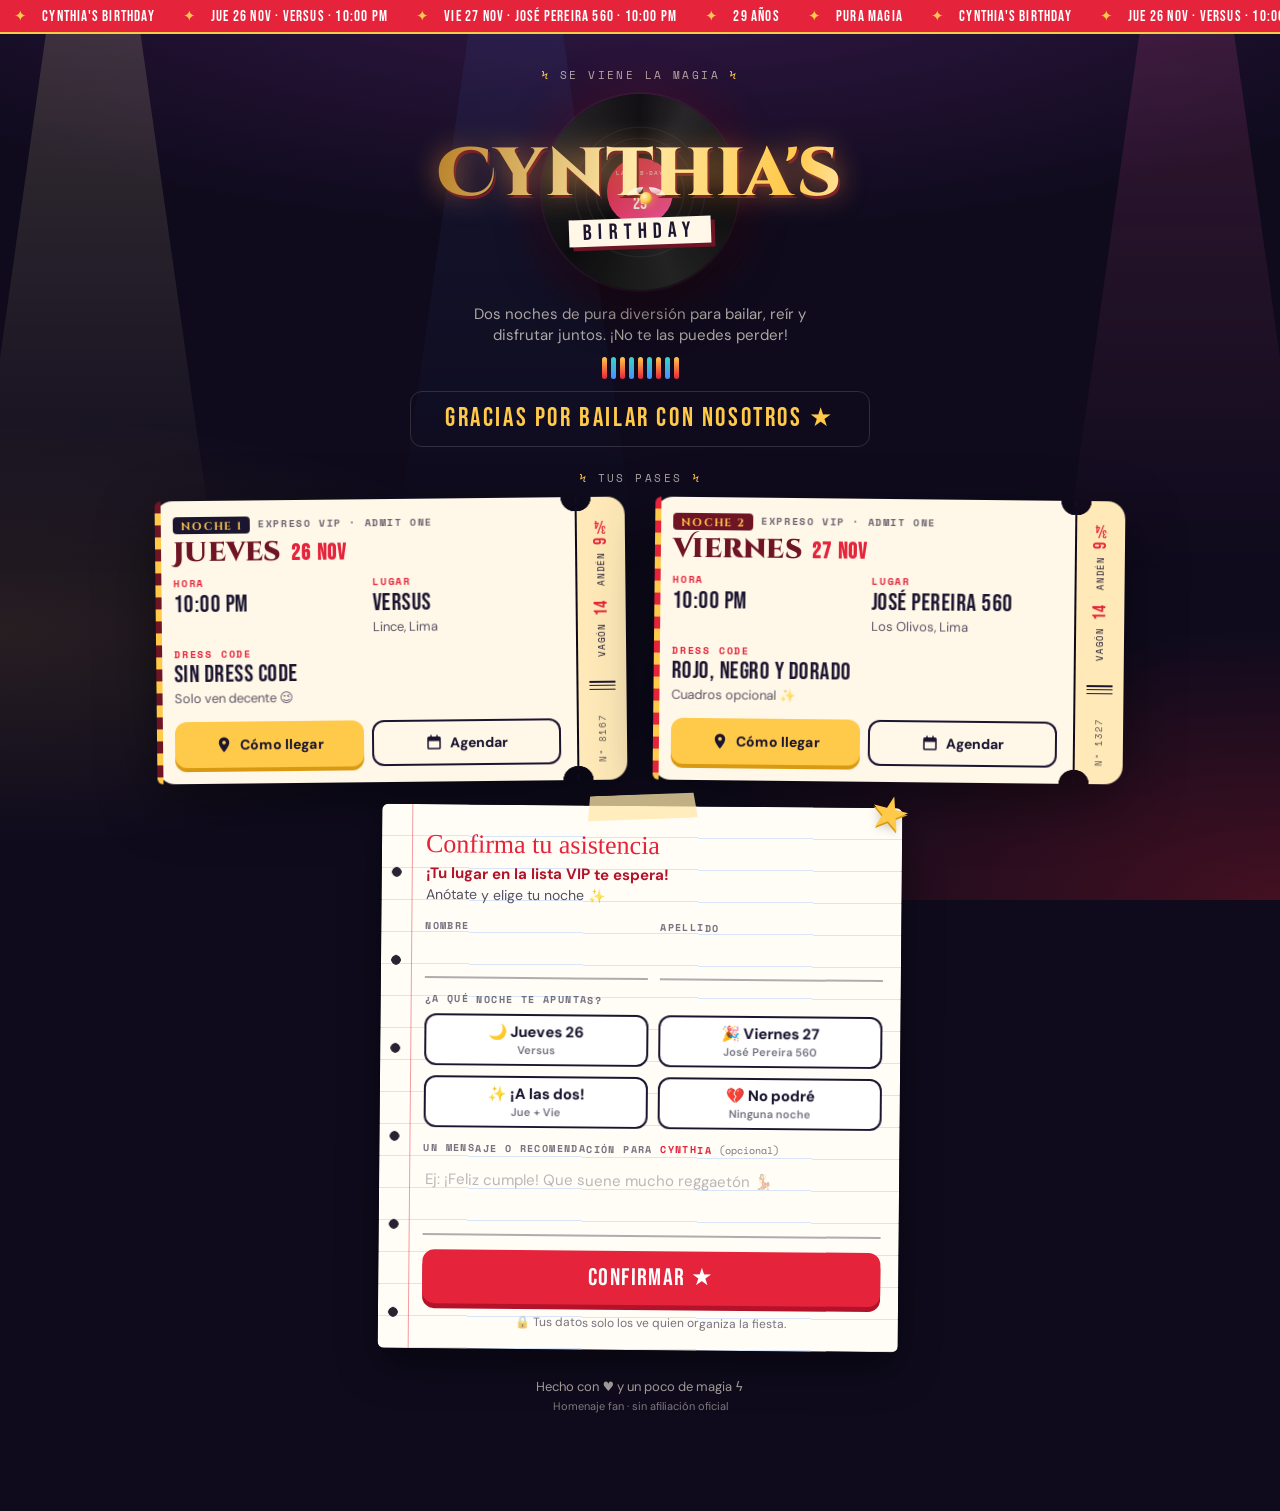
<file: index.html>
<!doctype html>
<html lang="es">
<head>
  <meta charset="utf-8">
  <meta name="viewport" content="width=device-width, initial-scale=1, viewport-fit=cover">
  <meta name="theme-color" content="#120c24">
  <title>Cynthia's Birthday</title>
  <meta name="description" content="Estás en la lista VIP del cumpleaños de Cynthia. Confirma tu asistencia aquí.">

  <!-- Vista previa al compartir por WhatsApp. Cambia og:url y og:image por URLs absolutas de tu sitio publicado. -->
  <meta property="og:type" content="website">
  <meta property="og:title" content="🎉 Cynthia's Birthday · Estás en la lista VIP">
  <meta property="og:description" content="Dos noches para bailar y celebrar. Toca para ver tus pases y confirmar.">
  <meta property="og:image" content="assets/og-image.png">
  <meta property="og:image:width" content="1200">
  <meta property="og:image:height" content="630">
  <meta name="twitter:card" content="summary_large_image">

  <link rel="icon" href="data:image/svg+xml,%3Csvg xmlns='http://www.w3.org/2000/svg' viewBox='0 0 100 100'%3E%3Ctext y='.9em' font-size='90'%3E%E2%AD%90%3C/text%3E%3C/svg%3E">
  <link rel="preconnect" href="https://fonts.googleapis.com">
  <link rel="preconnect" href="https://fonts.gstatic.com" crossorigin>
  <link href="https://fonts.googleapis.com/css2?family=Bebas+Neue&family=Cinzel+Decorative:wght@700;900&family=Cinzel:wght@600;700&family=Permanent+Marker&family=Space+Mono:wght@400;700&family=DM+Sans:opsz,wght@9..40,400;9..40,600;9..40,800&display=swap" rel="stylesheet">
  <link rel="stylesheet" href="styles.css?v=20261125d">
</head>
<body>
  <!-- Luces de escenario + estrellas de fondo -->
  <div class="stage" aria-hidden="true">
    <span class="beam beam--l"></span>
    <span class="beam beam--r"></span>
    <span class="beam beam--c"></span>
    <div class="stars" id="stars"></div>
  </div>

  <!-- Cinta con los datos de la fiesta -->
  <div class="ticker" aria-hidden="true">
    <div class="ticker__track" id="ticker"></div>
  </div>

  <main class="wrap">
    <!-- ============ HERO ============ -->
    <header class="hero" id="top">
      <p class="hero__kicker reveal">
        <span class="star-ico">ϟ</span> Se viene la magia <span class="star-ico">ϟ</span>
      </p>

      <p class="hero__greeting reveal" id="greeting" hidden></p>

      <div class="hero__stage reveal">
        <div class="vinyl" aria-hidden="true">
          <div class="vinyl__label">
            <span class="vinyl__side">LADO B-DAY</span>
            <span class="vinyl__age" id="vinylAge"></span>
          </div>
        </div>
        <span class="snitch" aria-hidden="true"><i></i></span>
        <div class="hero__title">
          <h1 class="hero__name" id="celebrantName">—</h1>
          <span class="hero__tour">Birthday</span>
        </div>
      </div>

      <p class="hero__lead reveal" id="heroLead">
        Dos noches de pura diversión para bailar, reír y disfrutar juntos. ¡No te las puedes perder!
      </p>

      <div class="eq reveal" aria-hidden="true">
        <i></i><i></i><i></i><i></i><i></i><i></i><i></i><i></i><i></i>
      </div>

      <div class="countdown reveal" id="countdown" role="timer" aria-label="Cuenta regresiva para la fiesta">
        <div class="cd"><b id="cdD">00</b><small>días</small></div>
        <div class="cd"><b id="cdH">00</b><small>hrs</small></div>
        <div class="cd"><b id="cdM">00</b><small>min</small></div>
        <div class="cd"><b id="cdS">00</b><small>seg</small></div>
        <div class="live" id="cdLive"></div>
      </div>
      <p class="cd-cap reveal" id="cdCap"></p>
    </header>

    <!-- ============ TICKETS (uno por noche, se generan desde config.js) ============ -->
    <section class="tickets" aria-label="Pases para cada noche">
      <p class="tickets__kicker reveal"><span class="star-ico">ϟ</span> <span id="ticketsKicker">Tus pases</span> <span class="star-ico">ϟ</span></p>
      <div class="tickets__grid" id="tickets"></div>
    </section>

    <template id="ticketTpl">
      <article class="ticket reveal">
        <div class="ticket__main">
          <div class="ticket__head">
            <span class="ticket__badge" data-f="label">Noche</span>
            <span class="ticket__kind">Expreso VIP · Admit one</span>
          </div>
          <h3 class="ticket__day"><b data-f="weekday"></b><span data-f="date"></span></h3>

          <dl class="ticket__grid">
            <div class="field">
              <dt>Hora</dt>
              <dd data-f="time"></dd>
            </div>
            <div class="field">
              <dt>Lugar</dt>
              <dd><span data-f="venue"></span><small data-f="address"></small></dd>
            </div>
            <div class="field field--wide field--dress">
              <dt>Dress code</dt>
              <dd><span data-f="dress"></span><small data-f="dressDetail"></small></dd>
            </div>
          </dl>

          <div class="ticket__actions">
            <a class="btn btn--gold" data-f="maps" href="#" target="_blank" rel="noopener">
              <svg viewBox="0 0 24 24" aria-hidden="true"><path d="M12 2a7 7 0 0 0-7 7c0 5.2 7 13 7 13s7-7.8 7-13a7 7 0 0 0-7-7Zm0 9.5A2.5 2.5 0 1 1 12 6.5a2.5 2.5 0 0 1 0 5Z"/></svg>
              Cómo llegar
            </a>
            <a class="btn btn--ghost" data-f="cal" href="#" target="_blank" rel="noopener">
              <svg viewBox="0 0 24 24" aria-hidden="true"><path d="M7 2v2H5a2 2 0 0 0-2 2v13a2 2 0 0 0 2 2h14a2 2 0 0 0 2-2V6a2 2 0 0 0-2-2h-2V2h-2v2H9V2H7Zm12 8v9H5v-9h14Z"/></svg>
              Agendar
            </a>
          </div>
        </div>

        <div class="ticket__stub" aria-hidden="true">
          <span class="stub__row">ANDÉN <b>9¾</b></span>
          <span class="stub__row">VAGÓN <b data-f="seat">01</b></span>
          <span class="barcode"></span>
          <span class="stub__no" data-f="no">Nº 0000</span>
        </div>
      </article>
    </template>

    <!-- ============ RSVP ============ -->
    <section class="signup reveal" id="rsvp" aria-labelledby="rsvpTitle">
      <span class="tape" aria-hidden="true"></span>
      <span class="gold-star" aria-hidden="true">★</span>

      <h2 class="signup__title" id="rsvpTitle">Confirma tu asistencia</h2>
      <p class="signup__sub"><b>¡Tu lugar en la lista VIP te espera!</b> <span class="signup__line">Anótate y elige tu noche ✨</span></p>

      <form id="rsvpForm" novalidate autocomplete="on">
        <div class="row2">
          <label class="line">
            <span>Nombre</span>
            <input name="firstName" id="firstName" type="text" maxlength="40" autocomplete="given-name" required enterkeyhint="next">
          </label>
          <label class="line">
            <span>Apellido</span>
            <input name="lastName" id="lastName" type="text" maxlength="40" autocomplete="family-name" required enterkeyhint="next">
          </label>
        </div>

        <fieldset class="choice" id="attendField">
          <legend id="attendLegend">¿A qué noche te apuntas?</legend>
          <!-- Las opciones se generan desde config.js: una por noche + "las dos" + "no podré" -->
        </fieldset>

        <label class="line line--note">
          <span>Un mensaje o recomendación para <b class="js-name">la cumpleañera</b> <em>(opcional)</em></span>
          <textarea name="comment" id="comment" rows="2" maxlength="300" placeholder="Ej: ¡Feliz cumple! Que suene mucho reggaetón 💃" enterkeyhint="done"></textarea>
        </label>

        <!-- Campo trampa anti-bots: los humanos no lo ven -->
        <div class="hp" aria-hidden="true">
          <label>No llenar <input name="website" type="text" tabindex="-1" autocomplete="off"></label>
        </div>

        <p class="form-msg" id="formMsg" role="alert" aria-live="assertive"></p>

        <button class="btn btn--red btn--block" id="submitBtn" type="submit">
          <span class="btn__txt">Confirmar ★</span>
          <span class="btn__spin" aria-hidden="true"></span>
        </button>

        <p class="privacy">🔒 Tus datos solo los ve quien organiza la fiesta.</p>
      </form>
    </section>

    <footer class="foot">
      <p>Hecho con ♥ y un poco de magia ϟ</p>
      <p class="foot__small">Homenaje fan · sin afiliación oficial</p>
    </footer>
  </main>

  <!-- CTA fija para móvil -->
  <a class="dock" id="dock" href="#rsvp">
    <span>Confirmar asistencia</span><span class="dock__arrow">↓</span>
  </a>

  <!-- ============ GRACIAS (pase backstage) ============ -->
  <div class="overlay" id="thanks" hidden>
    <div class="slushie" aria-hidden="true"></div>
    <div class="pass" role="dialog" aria-modal="true" aria-labelledby="passName">
      <span class="pass__hole" aria-hidden="true"></span>
      <div class="pass__band" id="passBand">ALL ACCESS</div>
      <p class="pass__eyebrow" id="passEyebrow">Backstage pass</p>
      <h2 class="pass__name" id="passName">—</h2>
      <p class="pass__msg" id="passMsg"></p>
      <p class="pass__note" id="passNote" hidden></p>
      <div class="pass__meta" id="passMeta"></div>
      <span class="seal" aria-hidden="true" id="passSeal">29</span>
      <div class="pass__actions">
        <button class="btn btn--ghost btn--sm" id="editBtn" type="button">Anotar a otra persona</button>
        <button class="btn btn--gold btn--sm" id="closeBtn" type="button">Listo</button>
      </div>
    </div>
  </div>

  <script src="config.js?v=20261125d"></script>
  <script src="app.js?v=20261125d" defer></script>
</body>
</html>
</file>
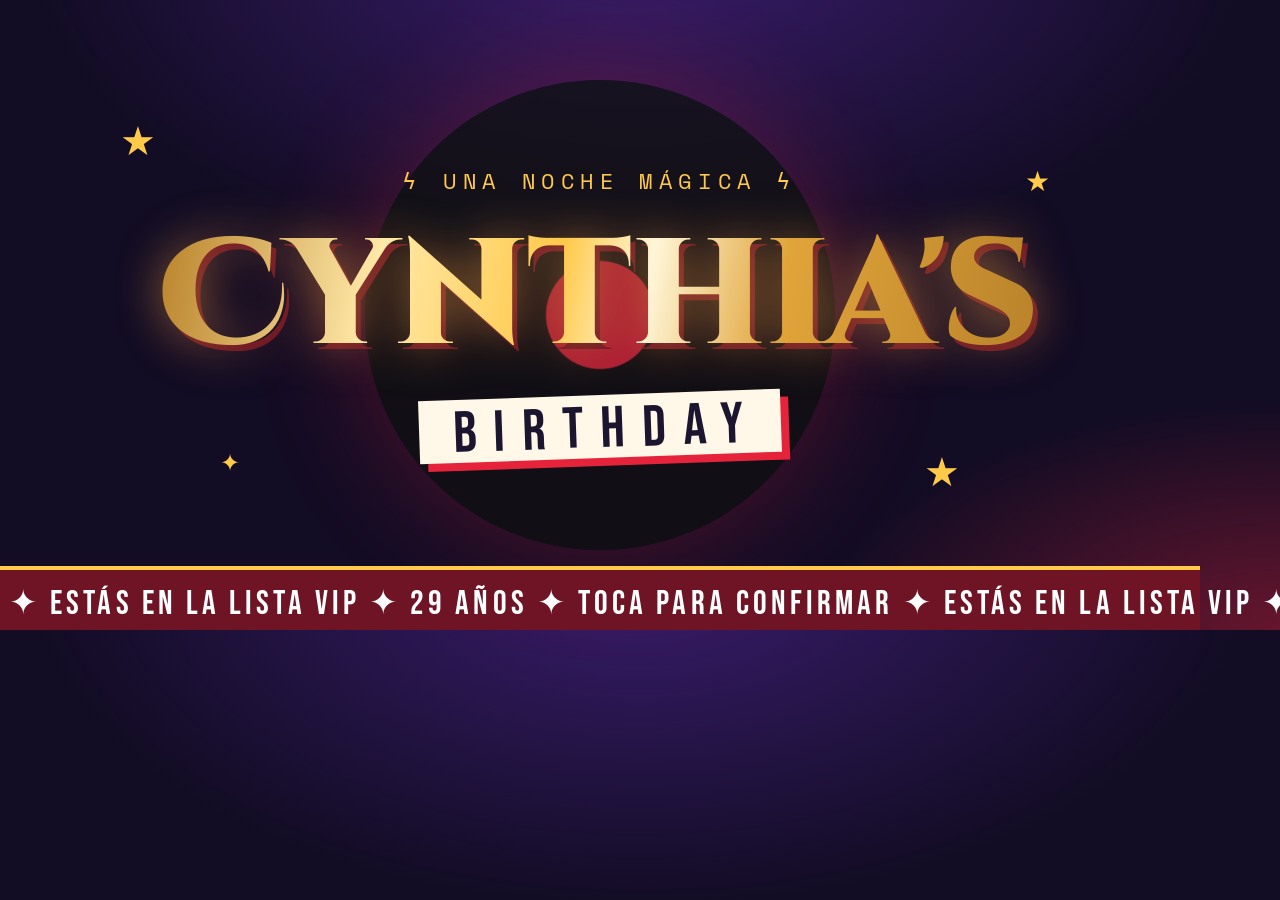
<file: tools/og-image.html>
<!doctype html>
<!-- Plantilla de la imagen que se ve al compartir el link por WhatsApp.
     Regenerar: node tools/make-og.js  (lee el nombre desde config.js) -->
<html lang="es"><head><meta charset="utf-8">
<link href="https://fonts.googleapis.com/css2?family=Bebas+Neue&family=Cinzel+Decorative:wght@900&family=Permanent+Marker&family=Space+Mono:wght@700&display=swap" rel="stylesheet">
<style>
  body{margin:0;width:1200px;height:630px;overflow:hidden;font-family:"Space Mono",monospace;color:#fff;
    background:radial-gradient(80% 90% at 50% -10%,#3a1d6e,transparent 60%),radial-gradient(60% 60% at 100% 100%,rgba(229,36,59,.4),transparent 60%),#120c24;
    display:grid;place-items:center;position:relative}
  .vinyl{position:absolute;width:470px;height:470px;border-radius:50%;opacity:.75;
    background:radial-gradient(circle,#e5243b 0 16%,#111 16.5% 100%);box-shadow:0 0 120px rgba(229,36,59,.4)}
  .wrap{position:relative;text-align:center;line-height:.85}
  .k{font-size:22px;letter-spacing:.3em;color:#ffc94a;margin-bottom:26px}
  .the{font-family:"Permanent Marker";color:#ffc94a;font-size:54px;transform:rotate(-6deg) translateX(-120px)}
  h1{margin:0;font-family:"Cinzel Decorative";font-weight:900;font-size:150px;line-height:1.1;background:linear-gradient(100deg,#b9822a,#ffe9a8 25%,#ffc94a 45%,#fff6d8 55%,#e0a43a 70%,#b9822a);-webkit-background-clip:text;-webkit-text-fill-color:transparent;filter:drop-shadow(0 0 24px rgba(255,201,74,.45)) drop-shadow(5px 6px 0 #6e1424)}
  .tour{display:inline-block;margin-top:14px;background:#fff7e8;color:#1b1530;font-family:"Bebas Neue";font-size:58px;letter-spacing:.3em;padding:10px 20px 4px 34px;transform:rotate(-2deg);box-shadow:8px 8px 0 #e5243b}
  .bar{position:absolute;left:0;right:0;bottom:0;background:#6e1424;border-top:4px solid #ffc94a;font-family:"Bebas Neue";font-size:34px;letter-spacing:.12em;padding:12px 0 6px;white-space:nowrap}
  .s{position:absolute;color:#ffc94a;font-size:40px}
</style></head><body>
<div class="vinyl"></div>
<span class="s" style="left:120px;top:110px">★</span><span class="s" style="right:150px;top:160px;font-size:28px">★</span><span class="s" style="left:220px;bottom:150px;font-size:24px">✦</span><span class="s" style="right:240px;bottom:130px">★</span>
<div class="wrap"><div class="k">ϟ UNA NOCHE MÁGICA ϟ</div><h1 id="n">Cynthia</h1><div class="tour">Birthday</div></div>
<div class="bar">&nbsp;✦ ESTÁS EN LA LISTA VIP ✦ 29 AÑOS ✦ TOCA PARA CONFIRMAR ✦ ESTÁS EN LA LISTA VIP ✦ 29 AÑOS ✦</div>
<script src="../config.js"></script>
<script>document.getElementById('n').textContent=(window.INVITE_CONFIG&&INVITE_CONFIG.celebrant.name+"'s")||'Cumple'</script>
</body></html>
</file>
<file: styles.css>
/* ==========================================================================
   The Birthday Tour — Glee × One Direction
   Mobile-first. Paleta: noche de concierto + rojo coro + estrella dorada.
   ========================================================================== */
:root {
  --night: #0f0b1d;
  --night-2: #1d1430;
  --wine: #6e1424;
  --parch: #f6e7c4;
  --ink: #1b1530;
  --cream: #fff7e8;
  --paper: #fffdf6;
  --red: #e5243b;
  --red-dk: #b3132a;
  --gold: #ffc94a;
  --gold-dk: #d89a12;
  --blue: #4f8dff;
  --pink: #ff5fa8;
  --teal: #35d6c4;
  --muted: rgba(255, 247, 232, .66);
  --line: rgba(255, 247, 232, .14);

  --f-magic: "Cinzel Decorative", "Cinzel", Georgia, serif;
  --f-serif: "Cinzel", Georgia, serif;
  --f-display: "Bebas Neue", "Arial Narrow", Impact, sans-serif;
  --f-hand: "Permanent Marker", "Comic Sans MS", cursive;
  --f-mono: "Space Mono", ui-monospace, monospace;
  --f-body: "DM Sans", system-ui, -apple-system, "Segoe UI", sans-serif;

  --r: 18px;
  --ease: cubic-bezier(.2, .8, .2, 1);
  --safe-b: env(safe-area-inset-bottom, 0px);
}

*, *::before, *::after { box-sizing: border-box; }
html { -webkit-text-size-adjust: 100%; scroll-behavior: smooth; }
body {
  margin: 0;
  min-height: 100dvh;
  font-family: var(--f-body);
  font-size: 16px;
  line-height: 1.45;
  color: var(--cream);
  background:
    radial-gradient(120% 60% at 50% -10%, #3b1a4f 0%, transparent 60%),
    radial-gradient(80% 50% at 100% 100%, rgba(110, 20, 36, .55) 0%, transparent 60%),
    radial-gradient(70% 40% at 0% 70%, rgba(255, 201, 74, .10) 0%, transparent 60%),
    var(--night);
  background-attachment: fixed;
  overflow-x: hidden;
  -webkit-tap-highlight-color: transparent;
}
img, svg { display: block; max-width: 100%; }
button, input { font: inherit; color: inherit; }
[hidden] { display: none !important; }
:focus-visible { outline: 3px solid var(--gold); outline-offset: 3px; border-radius: 6px; }

/* ---------- Escenario de fondo ---------- */
.stage { position: fixed; inset: 0; pointer-events: none; z-index: 0; overflow: hidden; }
.beam {
  position: absolute; top: -20vh; width: 46vw; max-width: 340px; height: 120vh;
  background: linear-gradient(to bottom, rgba(255, 233, 170, .22), transparent 70%);
  clip-path: polygon(45% 0, 55% 0, 100% 100%, 0 100%);
  filter: blur(6px);
  transform-origin: 50% 0;
  mix-blend-mode: screen;
}
.beam--l { left: -6vw; animation: sweep 9s ease-in-out infinite; }
.beam--r { right: -6vw; animation: sweep 11s ease-in-out infinite reverse;
  background: linear-gradient(to bottom, rgba(255, 95, 168, .2), transparent 70%); }
.beam--c { left: 50%; margin-left: -23vw; opacity: .5; animation: sweep 14s ease-in-out infinite;
  background: linear-gradient(to bottom, rgba(79, 141, 255, .22), transparent 70%); }
@keyframes sweep { 0%, 100% { transform: rotate(-16deg); } 50% { transform: rotate(16deg); } }

.stars span {
  position: absolute; color: var(--gold); opacity: 0;
  animation: twinkle var(--d, 5s) ease-in-out var(--delay, 0s) infinite;
  text-shadow: 0 0 8px rgba(255, 201, 74, .8);
}
@keyframes twinkle { 0%, 100% { opacity: 0; transform: scale(.6) rotate(0); } 50% { opacity: var(--o, .7); transform: scale(1) rotate(20deg); } }

/* ---------- Ticker ---------- */
.ticker {
  position: relative; z-index: 2;
  background: var(--red);
  color: #fff;
  border-bottom: 2px solid var(--gold);
  overflow: hidden; white-space: nowrap;
  font-family: var(--f-display); letter-spacing: .08em; font-size: 15px;
  padding: 6px 0 4px;
}
.ticker__track { display: inline-flex; gap: 0; animation: marquee 40s linear infinite; }
.ticker__track span { padding: 0 14px; }
.ticker__track span::before { content: "✦"; margin-right: 14px; color: var(--gold); }
@keyframes marquee { to { transform: translateX(-50%); } }

/* ---------- Layout ---------- */
.wrap {
  position: relative; z-index: 1;
  width: 100%; max-width: 460px;
  margin: 0 auto;
  padding: 14px 16px calc(96px + var(--safe-b));
  display: grid; grid-template-columns: minmax(0, 1fr); gap: 18px;
}

/* ---------- Hero ---------- */
.hero { text-align: center; display: grid; gap: 10px; padding-top: 6px; }
.hero__kicker {
  margin: 0; font-family: var(--f-mono); font-size: 11px; letter-spacing: .22em; text-transform: uppercase;
  color: var(--muted);
}
.hero__kicker .x { color: var(--red); font-weight: 700; }
.star-ico { color: var(--gold); }
.hero__greeting {
  margin: 0 auto; padding: 6px 14px; border-radius: 999px;
  background: rgba(255, 201, 74, .12); border: 1px dashed rgba(255, 201, 74, .55);
  color: var(--gold); font-weight: 600; font-size: 14px;
}

.hero__stage { position: relative; display: grid; place-items: center; min-height: 196px; }
.vinyl {
  position: absolute; width: 196px; aspect-ratio: 1; border-radius: 50%;
  background:
    radial-gradient(circle, transparent 0 31%, rgba(255,255,255,.06) 31.5% 32%, transparent 32.5% 38%, rgba(255,255,255,.05) 38.5% 39%, transparent 39.5% 46%, rgba(255,255,255,.05) 46.5% 47%, transparent 47.5%),
    conic-gradient(from 0deg, #111 0deg, #2a2a2a 30deg, #0c0c0c 90deg, #262626 160deg, #0d0d0d 230deg, #2b2b2b 300deg, #111 360deg);
  box-shadow: 0 0 0 2px rgba(255,255,255,.04), 0 20px 50px rgba(0,0,0,.55), 0 0 60px rgba(229, 36, 59, .25);
  animation: spin 7s linear infinite;
  opacity: .9;
}
.vinyl__label {
  position: absolute; inset: 33%; border-radius: 50%;
  background: radial-gradient(circle, var(--night) 0 7%, transparent 7.5%), linear-gradient(135deg, var(--red), var(--pink));
  display: grid; place-items: center; align-content: center; gap: 0;
  color: #fff; text-align: center;
}
.vinyl__side { font-family: var(--f-mono); font-size: 6px; letter-spacing: .12em; transform: translateY(-9px); }
.vinyl__age { font-family: var(--f-display); font-size: 18px; line-height: 1; transform: translateY(8px); }
@keyframes spin { to { transform: rotate(360deg); } }

/* Pelotita dorada con alas que revolotea */
.snitch { position: absolute; left: 50%; top: 50%; width: 12px; height: 12px; z-index: 2; animation: flit 9s ease-in-out infinite; }
.snitch i {
  position: absolute; inset: 0; border-radius: 50%;
  background: radial-gradient(circle at 35% 35%, #fff4c2, #ffc94a 50%, #a8741a);
  box-shadow: 0 0 10px rgba(255, 201, 74, .8);
}
.snitch::before, .snitch::after {
  content: ""; position: absolute; top: -5px; width: 16px; height: 9px;
  background: linear-gradient(180deg, rgba(255,255,255,.95), rgba(255,255,255,.35));
  border-radius: 100% 0 100% 0;
  animation: wing .18s ease-in-out infinite alternate;
}
.snitch::before { right: 9px; transform-origin: 100% 100%; }
.snitch::after { left: 9px; transform-origin: 0 100%; border-radius: 0 100% 0 100%; }
@keyframes wing { from { transform: rotate(18deg); } to { transform: rotate(-22deg); } }
@keyframes flit {
  0%   { transform: translate(-140px, -80px); }
  20%  { transform: translate(120px, -95px); }
  40%  { transform: translate(150px, 40px); }
  60%  { transform: translate(-30px, 95px); }
  80%  { transform: translate(-155px, 20px); }
  100% { transform: translate(-140px, -80px); }
}
.hero__title { position: relative; display: grid; justify-items: center; line-height: .85; }
.hero__pre {
  font-family: var(--f-hand); font-size: 22px; color: var(--gold);
  transform: rotate(-6deg) translate(-38px, 10px);
  text-shadow: 0 2px 0 rgba(0,0,0,.4);
}
.hero__name {
  margin: 0;
  font-family: var(--f-magic); font-weight: 900;
  font-size: clamp(40px, 12.5vw, 68px);
  line-height: 1.05;
  letter-spacing: .01em;
  color: var(--gold);
  background: linear-gradient(100deg, #b9822a 0%, #ffe9a8 22%, #ffc94a 40%, #fff6d8 50%, #e0a43a 62%, #ffe08a 80%, #b9822a 100%);
  background-size: 220% 100%;
  -webkit-background-clip: text; background-clip: text;
  -webkit-text-fill-color: transparent;
  filter: drop-shadow(0 0 14px rgba(255, 201, 74, .45)) drop-shadow(2px 3px 0 var(--wine));
  max-width: 100%; overflow-wrap: anywhere;
  animation: shimmer 6s ease-in-out infinite;
}
@keyframes shimmer { 0%, 100% { background-position: 100% 0; } 50% { background-position: 0 0; } }
@keyframes neon {
  0%, 100% { text-shadow: 0 0 1px #fff, 0 0 14px rgba(255,201,74,.65), 0 0 36px rgba(229,36,59,.6), 3px 3px 0 var(--red); }
  47% { text-shadow: 0 0 1px #fff, 0 0 14px rgba(255,201,74,.65), 0 0 36px rgba(229,36,59,.6), 3px 3px 0 var(--red); }
  48% { text-shadow: 0 0 1px #fff, 0 0 4px rgba(255,201,74,.3), 0 0 10px rgba(229,36,59,.2), 3px 3px 0 var(--red); }
  50% { text-shadow: 0 0 1px #fff, 0 0 14px rgba(255,201,74,.65), 0 0 36px rgba(229,36,59,.6), 3px 3px 0 var(--red); }
}
.hero__tour {
  margin-top: 8px;
  display: inline-block;
  padding: 5px 14px 3px;
  background: var(--cream); color: var(--ink);
  font-family: var(--f-display); font-size: 22px; letter-spacing: .28em;
  transform: rotate(-2deg);
  box-shadow: 4px 4px 0 var(--wine);
}
.hero__lead { margin: 4px auto 0; max-width: 34ch; color: var(--muted); font-size: 15px; }

/* Ecualizador */
.eq { display: flex; justify-content: center; align-items: flex-end; gap: 4px; height: 22px; }
.eq i {
  width: 5px; height: 100%; border-radius: 3px;
  background: linear-gradient(to top, var(--red), var(--gold));
  transform-origin: bottom; animation: bounce 1s ease-in-out infinite;
}
.eq i:nth-child(2n) { animation-duration: .8s; background: linear-gradient(to top, var(--blue), var(--teal)); }
.eq i:nth-child(3n) { animation-duration: 1.25s; }
.eq i:nth-child(1) { animation-delay: -.2s } .eq i:nth-child(4) { animation-delay: -.5s }
.eq i:nth-child(5) { animation-delay: -.1s } .eq i:nth-child(7) { animation-delay: -.7s }
.eq i:nth-child(8) { animation-delay: -.35s }
@keyframes bounce { 0%, 100% { transform: scaleY(.25); } 50% { transform: scaleY(1); } }

/* Cuenta regresiva estilo marcador */
.countdown { display: grid; grid-template-columns: repeat(4, 1fr); gap: 8px; margin-top: 2px; }
.cd {
  background: linear-gradient(180deg, #241a44, #160f2c);
  border: 1px solid var(--line);
  border-radius: 12px; padding: 7px 0 5px;
  box-shadow: inset 0 -12px 0 rgba(0,0,0,.18);
  position: relative;
}
.cd::after { content: ""; position: absolute; left: 0; right: 0; top: 50%; height: 1px; background: rgba(0,0,0,.45); }
.cd b {
  display: block; font-family: var(--f-display); font-weight: 400; font-size: 30px; line-height: 1;
  color: var(--gold); font-variant-numeric: tabular-nums;
}
.cd b.tick { animation: tick .35s var(--ease); }
@keyframes tick { from { transform: translateY(-4px); opacity: .4; } }
.cd small { font-family: var(--f-mono); font-size: 10px; letter-spacing: .14em; text-transform: uppercase; color: var(--muted); }
.countdown .live { display: none; }
.countdown.is-live { grid-template-columns: 1fr; }
.countdown.is-live .cd { display: none; }
.countdown.is-live .live { display: block; }
.countdown .live {
  font-family: var(--f-display); font-size: 26px; letter-spacing: .1em; color: var(--gold);
  padding: 8px; border: 1px solid var(--line); border-radius: 12px;
}

.cd-cap {
  margin: -2px 0 0; text-align: center;
  font-family: var(--f-mono); font-size: 10px; letter-spacing: .2em; text-transform: uppercase; color: var(--muted);
}
.cd-cap:empty { display: none; }

/* ---------- Tickets (uno por noche) ---------- */
.tickets { display: grid; gap: 12px; }
.tickets__kicker {
  margin: 0; text-align: center;
  font-family: var(--f-mono); font-size: 11px; letter-spacing: .22em; text-transform: uppercase; color: var(--muted);
}
.tickets__grid { display: grid; grid-template-columns: minmax(0, 1fr); gap: 20px; }

/* ---------- Ticket ---------- */
.ticket {
  --notch: 14px;
  display: grid; grid-template-columns: minmax(0, 1fr) 50px;
  color: var(--ink);
  filter: drop-shadow(0 18px 30px rgba(0,0,0,.45));
  transform: rotate(-.6deg);
}
.ticket__main, .ticket__stub {
  background:
    radial-gradient(circle at 100% 0, transparent var(--notch), var(--cream) calc(var(--notch) + .5px)) top right / 51% 51% no-repeat,
    radial-gradient(circle at 100% 100%, transparent var(--notch), var(--cream) calc(var(--notch) + .5px)) bottom right / 51% 51% no-repeat,
    linear-gradient(var(--cream), var(--cream)) left / 50% 100% no-repeat;
}
.ticket__main { border-radius: var(--r) 0 0 var(--r); padding: 16px 16px 16px 18px; position: relative; }
.ticket__main::before { /* banda lateral */
  content: ""; position: absolute; left: 0; top: 0; bottom: 0; width: 6px;
  background: repeating-linear-gradient(180deg, var(--red) 0 12px, var(--gold) 12px 24px);
  border-radius: var(--r) 0 0 var(--r);
}
.ticket__stub {
  background:
    radial-gradient(circle at 0 0, transparent var(--notch), #ffe9b8 calc(var(--notch) + .5px)) top left / 51% 51% no-repeat,
    radial-gradient(circle at 0 100%, transparent var(--notch), #ffe9b8 calc(var(--notch) + .5px)) bottom left / 51% 51% no-repeat,
    linear-gradient(#ffe9b8, #ffe9b8) right / 50% 100% no-repeat;
  border-radius: 0 var(--r) var(--r) 0;
  border-left: 2px dashed rgba(27, 21, 48, .35);
  display: flex; flex-direction: column; align-items: center; justify-content: space-between;
  padding: 18px 0; gap: 14px;
  font-family: var(--f-mono); font-size: 9px; letter-spacing: .1em;
}
.stub__row { writing-mode: vertical-rl; transform: rotate(180deg); }
.stub__row b { font-family: var(--f-display); font-size: 18px; font-weight: 400; color: var(--red); }
.barcode {
  width: 26px; flex: 1; margin: 10px 0; max-height: 120px;
  background: repeating-linear-gradient(180deg, var(--ink) 0 2px, transparent 2px 4px, var(--ink) 4px 5px, transparent 5px 8px, var(--ink) 8px 11px, transparent 11px 12px);
}
.stub__no { writing-mode: vertical-rl; transform: rotate(180deg); opacity: .7; }

.ticket__head { display: flex; align-items: center; gap: 8px; margin-bottom: 6px; min-width: 0; }
.ticket__kind {
  margin: 0; font-family: var(--f-mono); font-size: 10px; font-weight: 700; min-width: 0;
  white-space: nowrap; overflow: hidden; text-overflow: ellipsis;
  letter-spacing: .16em; text-transform: uppercase; color: rgba(27,21,48,.65);
}
.ticket__badge {
  flex: none; text-transform: uppercase;
  font-family: var(--f-serif); font-weight: 700; font-size: 11px; letter-spacing: .12em; line-height: 1;
  padding: 4px 8px 2px; border-radius: 4px;
  background: var(--wine); color: var(--gold);
}
.ticket__day {
  margin: 0 0 10px; display: flex; align-items: baseline; flex-wrap: wrap; gap: 2px 10px; line-height: 1;
}
.ticket__day b { font-family: var(--f-magic); font-weight: 900; font-size: 27px; color: var(--wine); letter-spacing: .01em; }
.ticket__day span { font-family: var(--f-display); font-size: 22px; letter-spacing: .06em; color: var(--red); }
.field dd.is-tbd { font-size: 20px; color: rgba(27,21,48,.55); padding-top: 2px; }
.ticket__grid { margin: 0; display: grid; grid-template-columns: 1fr 1fr; gap: 10px 12px; }
.field { margin: 0; }
.field--wide { grid-column: 1 / -1; }
.field dt {
  font-family: var(--f-mono); font-size: 10px; letter-spacing: .18em; text-transform: uppercase;
  color: var(--red); font-weight: 700;
}
.field dd { margin: 1px 0 0; font-family: var(--f-display); font-size: 24px; line-height: 1.02; letter-spacing: .02em; }
.field dd small {
  display: block; margin-top: 3px;
  font-family: var(--f-body); font-size: 13px; letter-spacing: 0; line-height: 1.35;
  color: rgba(27,21,48,.72);
}
.field--dress dd { position: relative; }
/* Segunda noche: inclinación opuesta y banda distinta para diferenciarlas */
.ticket:nth-child(2n) { transform: rotate(.6deg); }
.ticket:nth-child(2n+1) .ticket__main::before { background: repeating-linear-gradient(180deg, var(--wine) 0 12px, var(--gold) 12px 24px); }
.ticket:nth-child(2n+1) .ticket__badge { background: var(--ink); }
.ticket__actions { display: grid; grid-template-columns: minmax(0, 1fr) minmax(0, 1fr); gap: 8px; margin-top: 14px; }
.ticket__actions .btn { padding: 0 8px; font-size: 14px; min-width: 0; }
@media (max-width: 350px) { .ticket__actions .btn { font-size: 13px; gap: 5px; } .ticket__actions .btn svg { width: 15px; height: 15px; } }

/* ---------- Botones ---------- */
.btn {
  appearance: none; border: 0; cursor: pointer; text-decoration: none;
  display: inline-flex; align-items: center; justify-content: center; gap: 7px;
  min-height: 46px; padding: 0 14px; border-radius: 12px;
  font-weight: 800; font-size: 15px; letter-spacing: .01em; white-space: nowrap;
  transition: transform .15s var(--ease), box-shadow .15s var(--ease), background .2s;
  -webkit-user-select: none; user-select: none;
}
.btn svg { width: 18px; height: 18px; fill: currentColor; flex: none; }
.btn:active { transform: translateY(2px) scale(.98); }
.btn--gold { background: var(--gold); color: var(--ink); box-shadow: 0 4px 0 var(--gold-dk); }
.btn--gold:active { box-shadow: 0 2px 0 var(--gold-dk); }
.btn--ghost { background: transparent; color: var(--ink); box-shadow: inset 0 0 0 2px var(--ink); }
.btn--red { background: var(--red); color: #fff; box-shadow: 0 5px 0 var(--red-dk); font-family: var(--f-display); font-weight: 400; font-size: 24px; letter-spacing: .06em; }
.btn--red:active { box-shadow: 0 2px 0 var(--red-dk); }
.btn--block { width: 100%; min-height: 54px; }
.btn--sm { min-height: 44px; font-size: 14px; padding: 0 10px; }
.btn[disabled] { opacity: .75; pointer-events: none; }
.btn__spin { display: none; width: 20px; height: 20px; border: 3px solid rgba(255,255,255,.35); border-top-color: #fff; border-radius: 50%; animation: spin .7s linear infinite; }
.btn.is-loading .btn__spin { display: inline-block; }
.btn.is-loading .btn__txt { opacity: .8; }

/* ---------- Sign-up sheet (formulario) ---------- */
.signup {
  position: relative;
  color: var(--ink);
  background:
    linear-gradient(90deg, transparent 30px, rgba(229, 36, 59, .45) 30px 31.5px, transparent 31.5px),
    repeating-linear-gradient(180deg, var(--paper) 0 31px, rgba(79, 141, 255, .22) 31px 32px);
  background-color: var(--paper);
  border-radius: 6px;
  padding: 26px 18px 18px 44px;
  box-shadow: 0 18px 40px rgba(0,0,0,.45), 0 1px 0 rgba(0,0,0,.05);
  transform: rotate(.5deg);
  scroll-margin-top: 16px;
}
.signup::before { /* agujeros de carpeta */
  content: ""; position: absolute; left: 10px; top: 24px; bottom: 24px; width: 10px;
  background: radial-gradient(circle, var(--night) 0 4.5px, transparent 5px) 0 0 / 10px 88px repeat-y;
  opacity: .9;
}
.tape {
  position: absolute; top: -12px; left: 50%; width: 110px; height: 26px; margin-left: -55px;
  background: rgba(255, 233, 170, .75);
  transform: rotate(-3deg);
  box-shadow: 0 2px 4px rgba(0,0,0,.15);
  clip-path: polygon(3% 0, 97% 4%, 100% 100%, 0 96%);
}
.gold-star {
  position: absolute; right: -8px; top: -18px;
  font-size: 46px; line-height: 1; color: var(--gold);
  text-shadow: 0 2px 0 var(--gold-dk), 0 4px 8px rgba(0,0,0,.2);
  transform: rotate(14deg);
  animation: wiggle 3.5s ease-in-out infinite;
}
@keyframes wiggle { 0%, 100% { transform: rotate(14deg) scale(1); } 50% { transform: rotate(-4deg) scale(1.08); } }
.signup__title {
  margin: 0;
  font-family: var(--f-hand); font-weight: 400; font-size: clamp(15px, 5.2vw, 26px); line-height: 1.1;
  white-space: nowrap;
  color: var(--red);
}
.signup__sub { margin: 4px 0 14px; font-size: 14px; color: rgba(27,21,48,.75); padding-right: 40px; }
.signup__sub b { display: block; color: var(--red-dk); font-size: 15px; }
.signup__line { white-space: nowrap; }

#rsvpForm { display: grid; gap: 14px; }
.row2 { display: grid; grid-template-columns: 1fr 1fr; gap: 12px; }
.line { display: grid; gap: 2px; }
.line > span {
  font-family: var(--f-mono); font-size: 10px; font-weight: 700; letter-spacing: .14em; text-transform: uppercase;
  color: rgba(27,21,48,.6);
}
.line em { font-style: normal; text-transform: none; letter-spacing: 0; font-weight: 400; }
.line input {
  width: 100%; min-width: 0;
  border: 0; border-bottom: 2px solid rgba(27,21,48,.35);
  background: transparent; border-radius: 0;
  padding: 6px 2px;
  font-family: var(--f-hand); font-size: 20px; color: #1f3a93;
  transition: border-color .2s;
}
.line input::placeholder { color: rgba(27,21,48,.3); font-family: var(--f-body); font-size: 15px; }
.line input:focus { outline: none; border-bottom-color: var(--red); }
.line.is-invalid input { border-bottom-color: var(--red); background: rgba(229,36,59,.06); }

.choice { border: 0; margin: 0; padding: 0; display: grid; grid-template-columns: 1fr 1fr; gap: 10px; }
.choice legend {
  padding: 0; margin-bottom: 6px; grid-column: 1 / -1;
  font-family: var(--f-mono); font-size: 10px; font-weight: 700; letter-spacing: .14em; text-transform: uppercase;
  color: rgba(27,21,48,.6);
}
.pill { position: relative; cursor: pointer; }
.pill input { position: absolute; opacity: 0; inset: 0; margin: 0; cursor: pointer; }
.pill span {
  display: grid; place-items: center; align-content: center; gap: 1px; min-height: 50px; padding: 6px 8px;
  border-radius: 12px; border: 2px solid var(--ink);
  font-weight: 800; font-size: 15px; text-align: center;
  background: #fff;
  transition: transform .18s var(--ease), background .2s, color .2s, box-shadow .2s;
}
.pill small { display: block; font-weight: 600; font-size: 11px; line-height: 1.2; opacity: .62; }
.pill input:focus-visible + span { outline: 3px solid var(--gold); outline-offset: 2px; }
.pill--yes input:checked + span { background: var(--ink); color: var(--gold); box-shadow: 3px 3px 0 var(--red); transform: rotate(-1.5deg); }
@media (max-width: 360px) { .choice { gap: 8px; } .pill span { font-size: 13.5px; padding: 6px 4px; white-space: nowrap; } .pill small { font-size: 10.5px; } }
.pill--both input:checked + span { background: linear-gradient(135deg, var(--wine), var(--ink)); color: var(--gold); box-shadow: 3px 3px 0 var(--gold-dk); transform: rotate(1deg); }
.pill--no input:checked + span { background: #ece6ff; color: var(--ink); box-shadow: 3px 3px 0 var(--blue); transform: rotate(1.5deg); }
.choice.is-invalid .pill span { border-color: var(--red); }

.line > span b { font-weight: 700; color: var(--red); }
.line textarea {
  width: 100%; min-width: 0; resize: none;
  border: 0; border-bottom: 2px solid rgba(27,21,48,.35);
  background: transparent; border-radius: 0;
  padding: 6px 2px; line-height: 32px;
  font-family: var(--f-hand); font-size: 19px; color: #1f3a93;
  transition: border-color .2s;
}
.line textarea::placeholder { color: rgba(27,21,48,.3); font-family: var(--f-body); font-size: 15px; }
.line textarea:focus { outline: none; border-bottom-color: var(--red); }

.hp { position: absolute !important; left: -9999px; width: 1px; height: 1px; overflow: hidden; }

.form-msg { margin: 0; min-height: 0; font-size: 14px; font-weight: 600; color: var(--red); }
.form-msg:empty { display: none; }
.form-msg.is-info { color: var(--ink); background: rgba(53, 214, 196, .16); border-left: 4px solid var(--teal); padding: 8px 10px; border-radius: 6px; }
.privacy { margin: -4px 0 0; text-align: center; font-size: 12px; color: rgba(27,21,48,.6); }

/* ---------- Footer ---------- */
.foot { text-align: center; color: var(--muted); font-size: 13px; padding-top: 4px; }
.foot p { margin: 0; }
.foot__small { font-size: 11px; opacity: .7; margin-top: 2px !important; }

/* ---------- CTA fija ---------- */
.dock {
  position: fixed; z-index: 5; left: 50%; bottom: calc(14px + var(--safe-b));
  width: calc(100% - 32px); max-width: 428px;
  transform: translateX(-50%);
  display: flex; align-items: center; justify-content: center; gap: 10px;
  min-height: 54px; border-radius: 999px;
  background: var(--red); color: #fff; text-decoration: none;
  font-family: var(--f-display); font-size: 22px; letter-spacing: .08em;
  box-shadow: 0 10px 30px rgba(229, 36, 59, .45), inset 0 0 0 2px rgba(255, 201, 74, .6);
  transition: transform .35s var(--ease), opacity .35s;
}
.dock__arrow { display: inline-block; animation: nudge 1.4s ease-in-out infinite; }
@keyframes nudge { 50% { transform: translateY(3px); } }
.dock.is-hidden { opacity: 0; transform: translate(-50%, 140%); pointer-events: none; }

/* ---------- Overlay de gracias ---------- */
.overlay {
  position: fixed; inset: 0; z-index: 20;
  display: grid; place-items: center;
  padding: 20px 16px calc(20px + var(--safe-b));
  background: rgba(12, 8, 26, .82);
  backdrop-filter: blur(6px); -webkit-backdrop-filter: blur(6px);
  animation: fade .3s ease;
  overflow-y: auto;
}
@keyframes fade { from { opacity: 0; } }
.slushie {
  position: absolute; inset: 0; pointer-events: none;
  background:
    radial-gradient(circle at 30% 20%, var(--c1, #ff5fa8) 0 18%, transparent 18.5%),
    radial-gradient(circle at 70% 35%, var(--c1, #ff5fa8) 0 12%, transparent 12.5%),
    radial-gradient(circle at 45% 60%, var(--c1, #ff5fa8) 0 26%, transparent 26.5%),
    radial-gradient(circle at 80% 75%, var(--c1, #ff5fa8) 0 9%, transparent 9.5%),
    radial-gradient(circle at 15% 80%, var(--c1, #ff5fa8) 0 11%, transparent 11.5%);
  opacity: 0;
  animation: splash 1.1s var(--ease) forwards;
}
@keyframes splash {
  0% { opacity: .95; transform: scale(.2); filter: blur(0); }
  45% { opacity: .85; transform: scale(1.15); }
  100% { opacity: 0; transform: scale(1.4); filter: blur(14px); }
}
.pass {
  position: relative; width: 100%; max-width: 340px;
  background: linear-gradient(160deg, #fff 0%, var(--cream) 100%);
  color: var(--ink);
  border-radius: 22px; padding: 30px 20px 18px;
  text-align: center;
  box-shadow: 0 30px 60px rgba(0,0,0,.55), 0 0 0 6px rgba(255, 201, 74, .25);
  animation: drop .8s var(--ease) .25s both;
  transform-origin: 50% -60px;
}
.pass::before { /* cordón */
  content: ""; position: absolute; left: 50%; bottom: 100%; width: 22px; height: 60vh; margin-left: -11px;
  background: repeating-linear-gradient(180deg, var(--red) 0 10px, var(--gold) 10px 14px);
  border-radius: 4px;
}
@keyframes drop {
  0% { transform: translateY(-70vh) rotate(-8deg); }
  70% { transform: translateY(0) rotate(3deg); }
  85% { transform: rotate(-1.5deg); }
  100% { transform: rotate(0); }
}
.pass__hole {
  position: absolute; top: 10px; left: 50%; width: 54px; height: 10px; margin-left: -27px;
  border-radius: 6px; background: var(--night);
}
.pass__band {
  margin: 4px -20px 12px;
  padding: 7px 0 5px;
  background: var(--ink); color: var(--gold);
  font-family: var(--f-display); font-size: 22px; letter-spacing: .3em;
}
.pass.is-no .pass__band { background: #ece6ff; color: var(--ink); }
.pass__eyebrow { margin: 0; font-family: var(--f-mono); font-size: 10px; letter-spacing: .22em; text-transform: uppercase; color: var(--red); font-weight: 700; }
.pass__name {
  margin: 4px 0 6px; font-family: var(--f-display); font-weight: 400; font-size: 44px; line-height: .95;
  overflow-wrap: anywhere;
}
.pass__msg { margin: 0 0 10px; font-size: 15px; color: rgba(27,21,48,.85); }
.pass__note {
  margin: 0 auto 12px; display: inline-block; max-width: 100%;
  padding: 6px 12px; border-radius: 999px;
  background: rgba(229,36,59,.08); color: var(--red-dk);
  font-weight: 600; font-size: 13px;
}
.pass__meta {
  display: flex; justify-content: center; gap: 14px; flex-wrap: wrap;
  padding: 10px 0 12px; margin-bottom: 12px;
  border-top: 2px dashed rgba(27,21,48,.2); border-bottom: 2px dashed rgba(27,21,48,.2);
  font-family: var(--f-mono); font-size: 11px; letter-spacing: .06em; text-transform: uppercase;
}
.pass__meta b { display: block; font-family: var(--f-display); font-weight: 400; font-size: 20px; letter-spacing: .04em; text-transform: none; }
.pass__actions { display: grid; grid-template-columns: 1fr 1fr; gap: 8px; }

/* Sello de lacre en el pase */
.seal {
  position: absolute; right: -10px; top: 74px;
  width: 54px; height: 54px; display: grid; place-items: center;
  border-radius: 46% 54% 50% 50% / 52% 48% 52% 48%;
  background: radial-gradient(circle at 35% 30%, #c8324a, #8e1428 60%, #5e0a19);
  color: #ffd98a; font-family: var(--f-magic); font-weight: 900; font-size: 19px;
  box-shadow: 0 4px 10px rgba(0,0,0,.35), inset 0 0 0 4px rgba(0,0,0,.12), inset 0 0 0 7px rgba(255,255,255,.07);
  transform: rotate(-14deg);
}
.pass.is-no .seal { filter: grayscale(.5); }

/* ---------- Revelado al hacer scroll ---------- */
.reveal { opacity: 0; transform: translateY(14px); transition: opacity .7s var(--ease), transform .7s var(--ease); }
.reveal.is-in { opacity: 1; transform: none; }
.ticket.reveal.is-in { transform: rotate(-.6deg); }
.ticket:nth-child(2n).reveal.is-in { transform: rotate(.6deg); }
.signup.reveal.is-in { transform: rotate(.5deg); }

/* ---------- Pantallas más grandes ---------- */
@media (min-width: 720px) {
  .wrap { padding-top: 28px; gap: 24px; }
  .dock { display: none; }
}
/* Computadora/tablet horizontal: los tickets lado a lado (jueves izq., viernes der.) */
@media (min-width: 760px) {
  .wrap { max-width: 1000px; }
  .wrap > .hero, .wrap > .foot { width: 100%; max-width: 460px; justify-self: center; }
  .wrap > .signup { width: 100%; max-width: 520px; justify-self: center; }
  .tickets__grid { grid-template-columns: repeat(2, minmax(0, 1fr)); gap: 28px; align-items: stretch; }
  .tickets__grid .ticket:only-child { grid-column: 1 / -1; width: 100%; max-width: 460px; justify-self: center; }
  .ticket__main { display: flex; flex-direction: column; }
  .ticket__actions { margin-top: auto; padding-top: 14px; }
}

/* ---------- Movimiento reducido ---------- */
@media (prefers-reduced-motion: reduce) {
  *, *::before, *::after { animation-duration: .001ms !important; animation-iteration-count: 1 !important; transition-duration: .001ms !important; }
  html { scroll-behavior: auto; }
  .reveal { opacity: 1; transform: none; }
}
</file>
